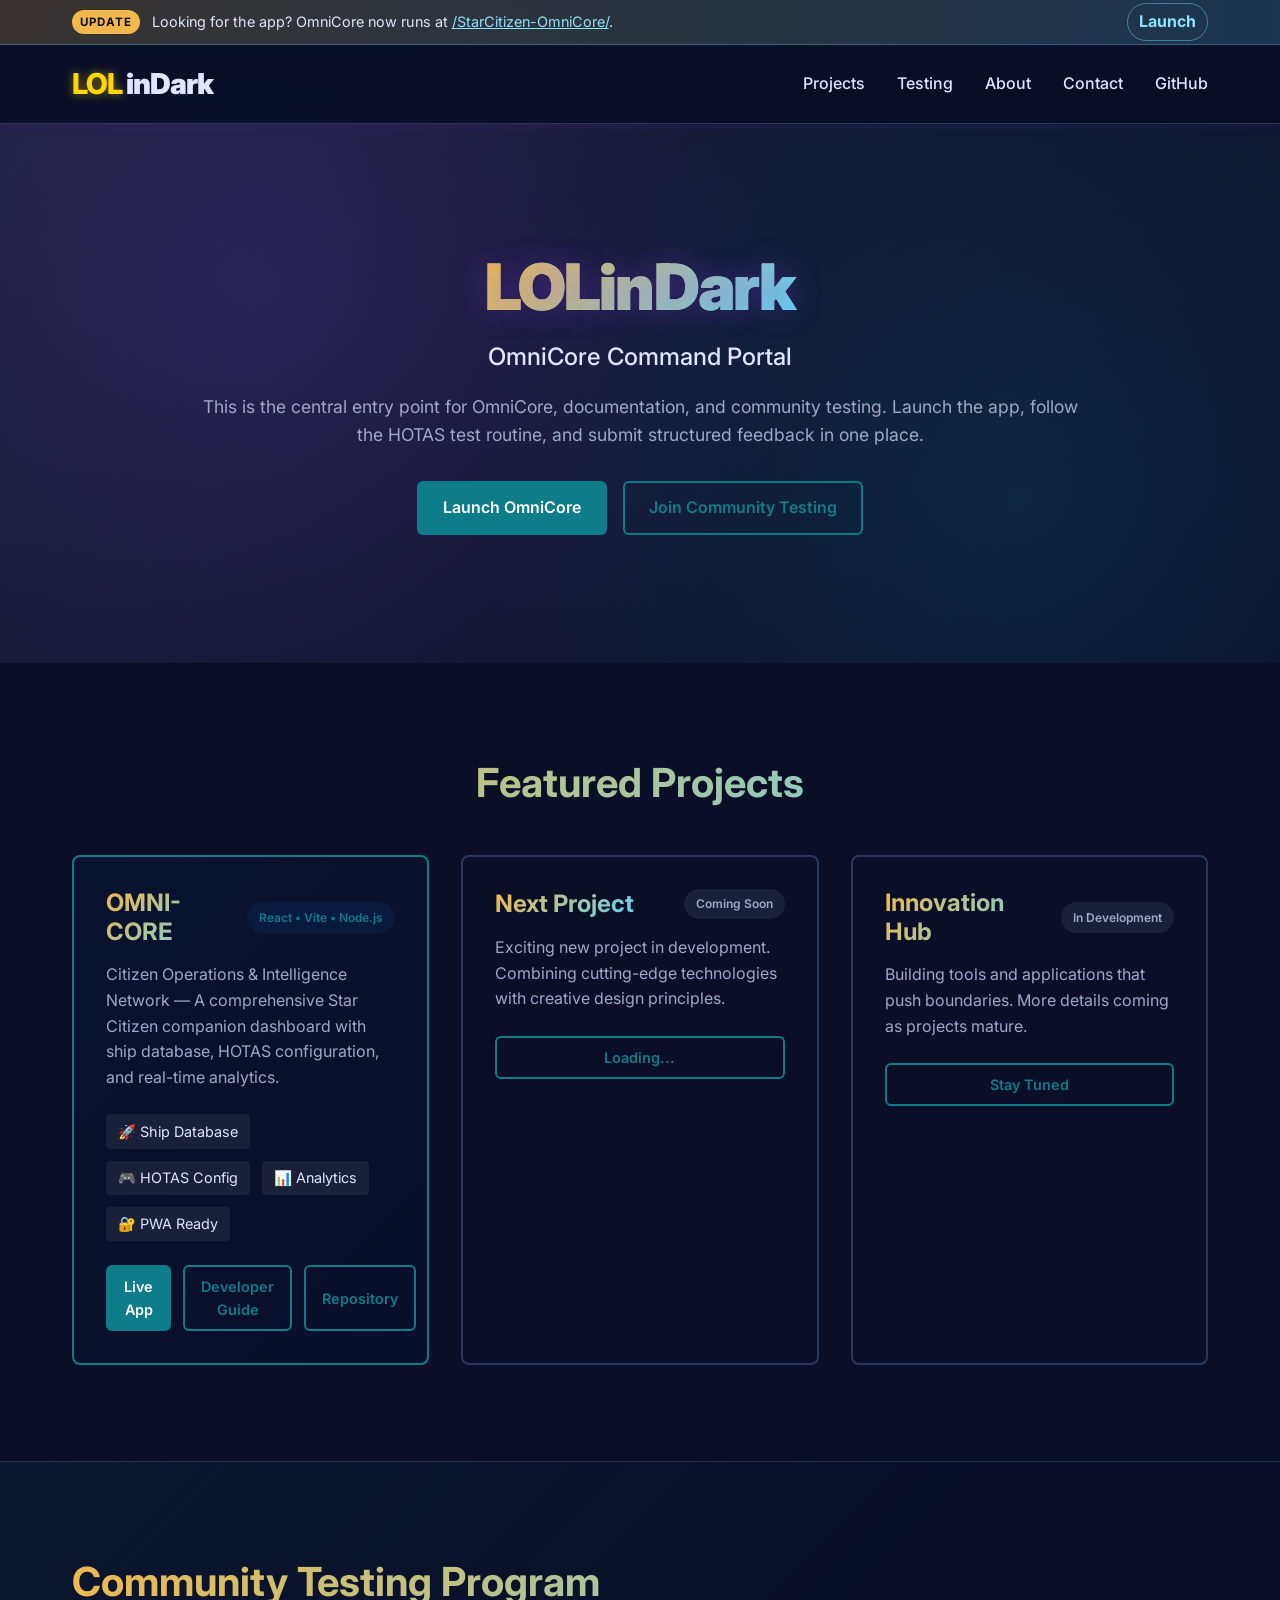
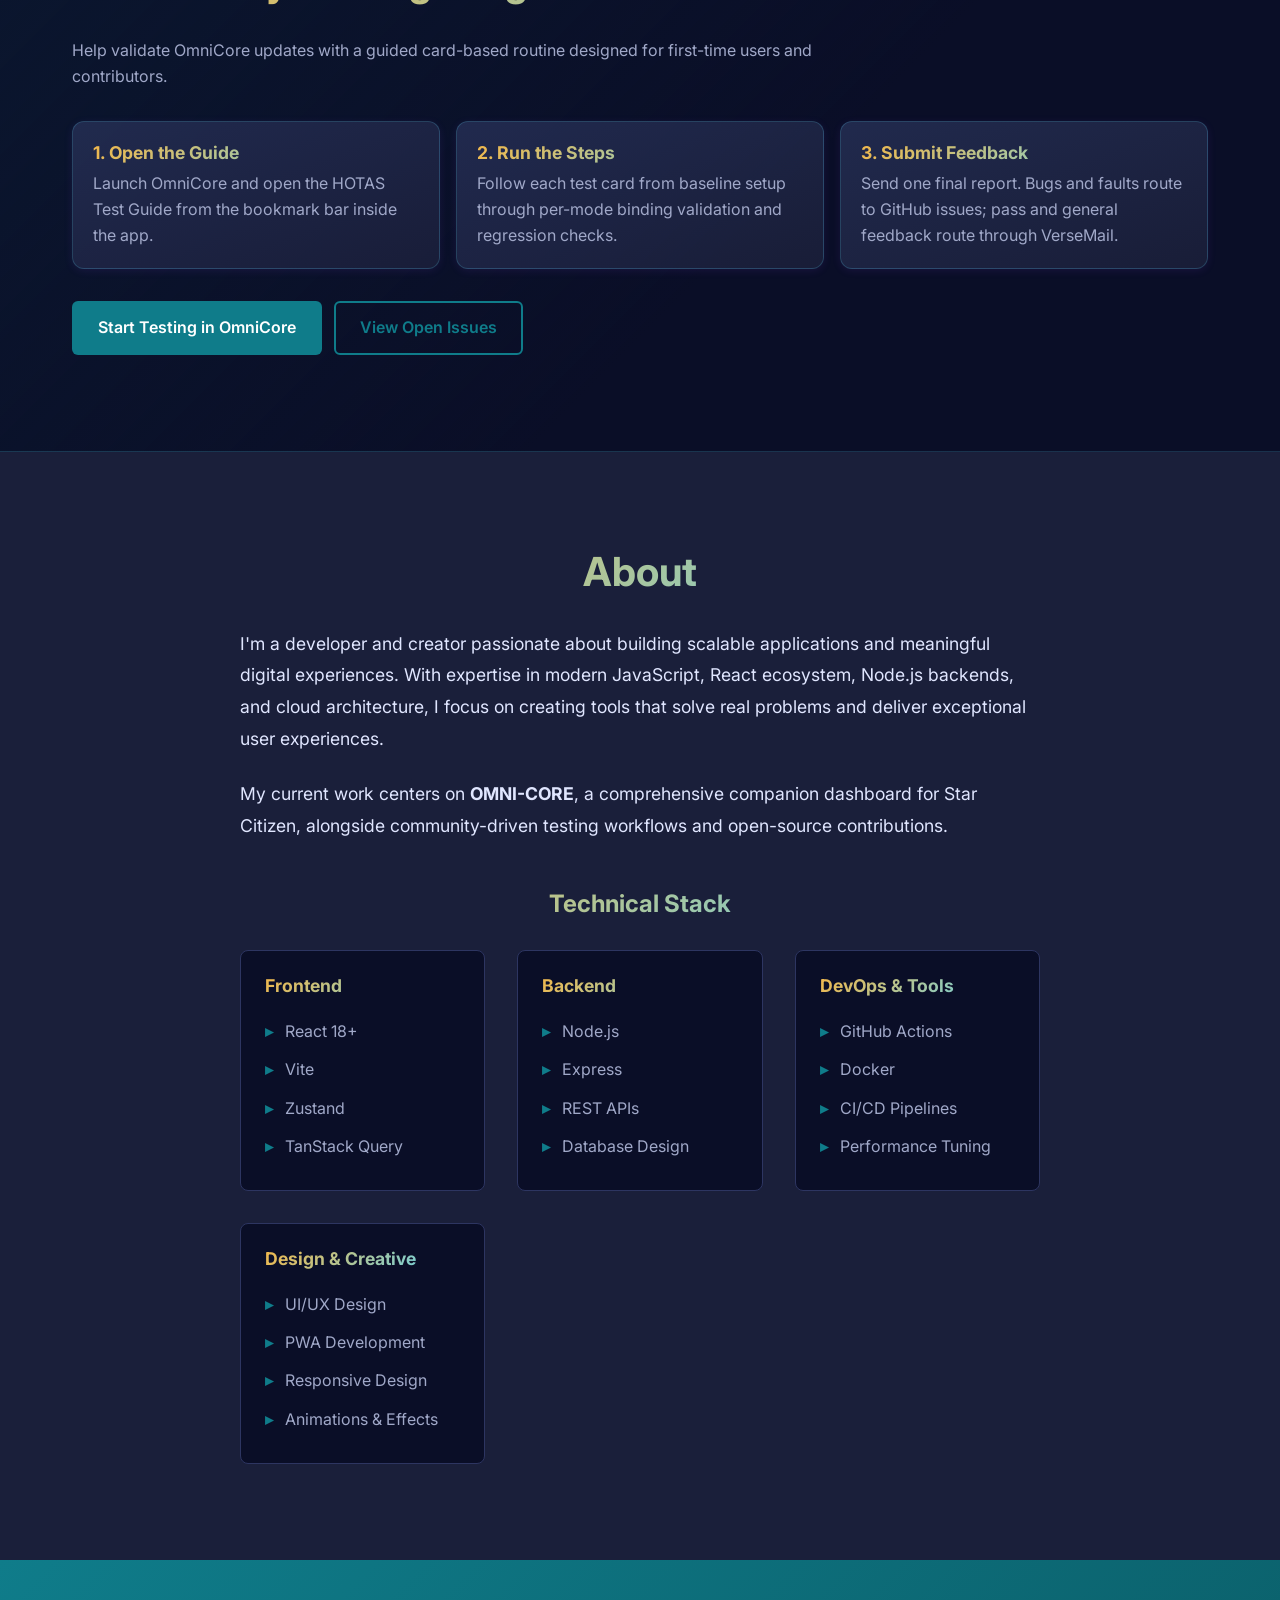
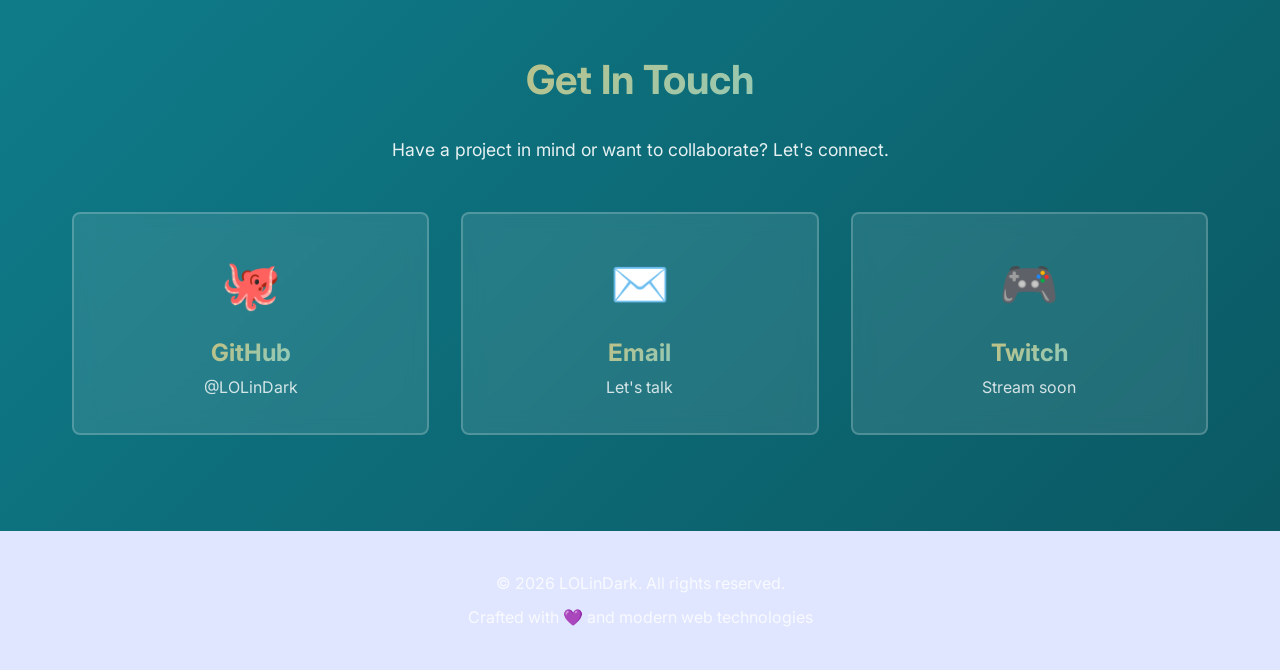
<file: index.html>
<!DOCTYPE html>
<html lang="en">
<head>
    <meta charset="UTF-8">
    <meta name="viewport" content="width=device-width, initial-scale=1.0">
    <title>LOLinDark - OmniCore Portal</title>
    <link rel="stylesheet" href="styles.css">
    <link rel="preconnect" href="https://fonts.googleapis.com">
    <link rel="preconnect" href="https://fonts.gstatic.com" crossorigin>
    <link href="https://fonts.googleapis.com/css2?family=Inter:wght@300;400;500;600;700;800&family=JetBrains+Mono:wght@400;500;600&display=swap" rel="stylesheet">
</head>
<body>
    <div class="announcement-ribbon">
        <div class="container ribbon-content">
            <span class="ribbon-label">Update</span>
            <p>Looking for the app? OmniCore now runs at <a href="https://lolindark.github.io/StarCitizen-OmniCore/">/StarCitizen-OmniCore/</a>.</p>
            <a class="ribbon-cta" href="https://lolindark.github.io/StarCitizen-OmniCore/">Launch</a>
        </div>
    </div>

    <!-- Navigation -->
    <nav class="navbar">
        <div class="container">
            <div class="nav-content">
                <a href="/" class="logo">
                    <span class="logo-lol">LOL</span><span class="logo-dark">inDark</span>
                </a>
                <ul class="nav-links">
                    <li><a href="#projects">Projects</a></li>
                    <li><a href="#testing">Testing</a></li>
                    <li><a href="#about">About</a></li>
                    <li><a href="#contact">Contact</a></li>
                    <li><a href="https://github.com/LOLinDark" target="_blank" class="nav-github">GitHub</a></li>
                </ul>
            </div>
        </div>
    </nav>

    <!-- Hero Section -->
    <section class="hero">
        <div class="hero-lights"></div>
        <div class="container">
            <div class="hero-content">
                <h1 class="hero-title">
                    <span class="title-dark">LOLinDark</span>
                </h1>
                <p class="tagline">OmniCore Command Portal</p>
                <p class="description">This is the central entry point for OmniCore, documentation, and community testing. Launch the app, follow the HOTAS test routine, and submit structured feedback in one place.</p>
                <div class="hero-buttons">
                    <a href="https://lolindark.github.io/StarCitizen-OmniCore/" class="btn btn-primary">
                        <span class="btn-glow"></span>
                        Launch OmniCore
                    </a>
                    <a href="#testing" class="btn btn-secondary">Join Community Testing</a>
                </div>
            </div>
        </div>
    </section>

    <!-- Projects Section -->
    <section id="projects" class="projects">
        <div class="container">
            <h2>Featured Projects</h2>
            
            <div class="projects-grid">
                <!-- OmniCore Card -->
                <div class="project-card featured">
                    <div class="card-glow"></div>
                    <div class="project-header">
                        <h3>OMNI-CORE</h3>
                        <span class="badge badge-primary">React • Vite • Node.js</span>
                    </div>
                    <p class="project-description">
                        Citizen Operations & Intelligence Network — A comprehensive Star Citizen companion dashboard with ship database, HOTAS configuration, and real-time analytics.
                    </p>
                    <div class="project-features">
                        <span class="feature">🚀 Ship Database</span>
                        <span class="feature">🎮 HOTAS Config</span>
                        <span class="feature">📊 Analytics</span>
                        <span class="feature">🔐 PWA Ready</span>
                    </div>
                    <div class="project-links">
                        <a href="https://lolindark.github.io/StarCitizen-OmniCore/" class="btn btn-small btn-primary">Live App</a>
                        <a href="https://lolindark.github.io/StarCitizen-OmniCore/developer-guide/" class="btn btn-small btn-secondary">Developer Guide</a>
                        <a href="https://github.com/LOLinDark/StarCitizen-OmniCore" class="btn btn-small btn-secondary">Repository</a>
                    </div>
                </div>

                <!-- Placeholder Projects -->
                <div class="project-card">
                    <div class="card-glow"></div>
                    <div class="project-header">
                        <h3>Next Project</h3>
                        <span class="badge badge-secondary">Coming Soon</span>
                    </div>
                    <p class="project-description">
                        Exciting new project in development. Combining cutting-edge technologies with creative design principles.
                    </p>
                    <div class="project-links">
                        <a href="#" class="btn btn-small btn-secondary disabled">Loading...</a>
                    </div>
                </div>

                <div class="project-card">
                    <div class="card-glow"></div>
                    <div class="project-header">
                        <h3>Innovation Hub</h3>
                        <span class="badge badge-secondary">In Development</span>
                    </div>
                    <p class="project-description">
                        Building tools and applications that push boundaries. More details coming as projects mature.
                    </p>
                    <div class="project-links">
                        <a href="#" class="btn btn-small btn-secondary disabled">Stay Tuned</a>
                    </div>
                </div>
            </div>
        </div>
    </section>

    <!-- Community Testing Section -->
    <section id="testing" class="testing">
        <div class="container">
            <h2>Community Testing Program</h2>
            <p class="testing-intro">Help validate OmniCore updates with a guided card-based routine designed for first-time users and contributors.</p>

            <div class="testing-grid">
                <div class="test-card">
                    <h3>1. Open the Guide</h3>
                    <p>Launch OmniCore and open the HOTAS Test Guide from the bookmark bar inside the app.</p>
                </div>
                <div class="test-card">
                    <h3>2. Run the Steps</h3>
                    <p>Follow each test card from baseline setup through per-mode binding validation and regression checks.</p>
                </div>
                <div class="test-card">
                    <h3>3. Submit Feedback</h3>
                    <p>Send one final report. Bugs and faults route to GitHub issues; pass and general feedback route through VerseMail.</p>
                </div>
            </div>

            <div class="testing-cta">
                <a href="https://lolindark.github.io/StarCitizen-OmniCore/" class="btn btn-primary">Start Testing in OmniCore</a>
                <a href="https://github.com/LOLinDark/StarCitizen-OmniCore/issues" class="btn btn-secondary" target="_blank" rel="noopener noreferrer">View Open Issues</a>
            </div>
        </div>
    </section>

    <!-- About Section -->
    <section id="about" class="about">
        <div class="container">
            <div class="about-content">
                <h2>About</h2>
                <p>
                    I'm a developer and creator passionate about building scalable applications and meaningful digital experiences. 
                    With expertise in modern JavaScript, React ecosystem, Node.js backends, and cloud architecture, I focus on 
                    creating tools that solve real problems and deliver exceptional user experiences.
                </p>
                <p>
                    My current work centers on <strong>OMNI-CORE</strong>, a comprehensive companion dashboard for Star Citizen, 
                    alongside community-driven testing workflows and open-source contributions.
                </p>
                
                <div class="skills-section">
                    <h3>Technical Stack</h3>
                    <div class="skills-grid">
                        <div class="skill-group">
                            <h4>Frontend</h4>
                            <ul>
                                <li>React 18+</li>
                                <li>Vite</li>
                                <li>Zustand</li>
                                <li>TanStack Query</li>
                            </ul>
                        </div>
                        <div class="skill-group">
                            <h4>Backend</h4>
                            <ul>
                                <li>Node.js</li>
                                <li>Express</li>
                                <li>REST APIs</li>
                                <li>Database Design</li>
                            </ul>
                        </div>
                        <div class="skill-group">
                            <h4>DevOps & Tools</h4>
                            <ul>
                                <li>GitHub Actions</li>
                                <li>Docker</li>
                                <li>CI/CD Pipelines</li>
                                <li>Performance Tuning</li>
                            </ul>
                        </div>
                        <div class="skill-group">
                            <h4>Design & Creative</h4>
                            <ul>
                                <li>UI/UX Design</li>
                                <li>PWA Development</li>
                                <li>Responsive Design</li>
                                <li>Animations & Effects</li>
                            </ul>
                        </div>
                    </div>
                </div>
            </div>
        </div>
    </section>

    <!-- Contact Section -->
    <section id="contact" class="contact">
        <div class="container">
            <h2>Get In Touch</h2>
            <p class="contact-intro">Have a project in mind or want to collaborate? Let's connect.</p>
            
            <div class="contact-links">
                <a href="https://github.com/LOLinDark" target="_blank" class="contact-card">
                    <div class="contact-icon">🐙</div>
                    <h3>GitHub</h3>
                    <p>@LOLinDark</p>
                </a>
                <a href="mailto:contact@lolindark.dev" class="contact-card">
                    <div class="contact-icon">✉️</div>
                    <h3>Email</h3>
                    <p>Let's talk</p>
                </a>
                <a href="https://twitter.com" target="_blank" class="contact-card">
                    <div class="contact-icon">🎮</div>
                    <h3>Twitch</h3>
                    <p>Stream soon</p>
                </a>
            </div>
        </div>
    </section>

    <!-- Footer -->
    <footer class="footer">
        <div class="container">
            <p>&copy; 2026 LOLinDark. All rights reserved.</p>
            <p class="footer-note">Crafted with <span class="heart">💜</span> and modern web technologies</p>
        </div>
    </footer>

    <script src="script.js"></script>
</body>
</html>
</file>
<file: styles.css>
:root {
    /* OmniCore portal palette */
    --primary: #0f7c8a;
    --primary-dark: #0a5963;
    --primary-light: #2ba8b8;
    --secondary: #f2b84b;
    --accent: #5ed3f3;
    --success: #00FF41;
    
    /* Dark mode */
    --background: #0a0e27;
    --surface: #1a1f3a;
    --surface-hover: #232d52;
    --text: #e0e6ff;
    --text-muted: #a0a8c8;
    --border: #2d3561;
    
    /* Shadows & Effects */
    --shadow-sm: 0 2px 8px rgba(145, 70, 255, 0.1);
    --shadow-md: 0 8px 24px rgba(145, 70, 255, 0.15);
    --shadow-lg: 0 20px 48px rgba(145, 70, 255, 0.2);
    --glow-purple: 0 0 20px rgba(145, 70, 255, 0.4);
    --glow-cyan: 0 0 20px rgba(0, 212, 255, 0.3);
    
    --transition: all 0.3s cubic-bezier(0.4, 0, 0.2, 1);
}

* {
    margin: 0;
    padding: 0;
    box-sizing: border-box;
}

html {
    scroll-behavior: smooth;
}

body {
    font-family: 'Inter', -apple-system, BlinkMacSystemFont, 'Segoe UI', sans-serif;
    color: var(--text);
    background-color: var(--background);
    background-image: 
        radial-gradient(circle at 20% 50%, rgba(15, 124, 138, 0.16) 0%, transparent 50%),
        radial-gradient(circle at 80% 80%, rgba(242, 184, 75, 0.08) 0%, transparent 50%);
    background-attachment: fixed;
    line-height: 1.6;
}

/* Typography */
h1, h2, h3, h4, h5, h6 {
    font-weight: 700;
    line-height: 1.2;
    margin-bottom: 1rem;
    background: linear-gradient(135deg, #f2b84b 0%, #5ed3f3 100%);
    -webkit-background-clip: text;
    -webkit-text-fill-color: transparent;
    background-clip: text;
}

h1 {
    font-size: 3.5rem;
    font-weight: 800;
    letter-spacing: -0.02em;
}

h2 {
    font-size: 2.5rem;
    margin-bottom: 2rem;
}

h3 {
    font-size: 1.5rem;
}

h4 {
    font-size: 1.1rem;
}

p {
    margin-bottom: 1rem;
    color: var(--text);
}

code, pre {
    font-family: 'JetBrains Mono', monospace;
    background-color: rgba(145, 70, 255, 0.1);
    padding: 0.25rem 0.5rem;
    border-radius: 4px;
    color: var(--secondary);
}

/* Container */
.container {
    max-width: 1200px;
    margin: 0 auto;
    padding: 0 2rem;
}

/* Announcement Ribbon */
.announcement-ribbon {
    background: linear-gradient(90deg, rgba(242, 184, 75, 0.2), rgba(94, 211, 243, 0.2));
    border-bottom: 1px solid rgba(94, 211, 243, 0.3);
}

.ribbon-content {
    display: flex;
    align-items: center;
    gap: 0.75rem;
    min-height: 44px;
    flex-wrap: wrap;
}

.ribbon-label {
    display: inline-flex;
    align-items: center;
    justify-content: center;
    padding: 0.15rem 0.5rem;
    border-radius: 999px;
    font-size: 0.72rem;
    text-transform: uppercase;
    letter-spacing: 0.08em;
    font-weight: 700;
    color: #0a0e27;
    background: #f2b84b;
}

.ribbon-content p {
    margin: 0;
    font-size: 0.9rem;
    color: var(--text);
}

.ribbon-content a {
    color: #8de3ff;
}

.ribbon-cta {
    margin-left: auto;
    text-decoration: none;
    font-weight: 700;
    padding: 0.35rem 0.7rem;
    border-radius: 999px;
    border: 1px solid rgba(94, 211, 243, 0.5);
    color: #8de3ff;
    transition: var(--transition);
}

.ribbon-cta:hover {
    background: rgba(94, 211, 243, 0.18);
}

/* Navbar */
.navbar {
    position: sticky;
    top: 0;
    background: rgba(10, 14, 39, 0.8);
    backdrop-filter: blur(10px);
    border-bottom: 1px solid var(--border);
    z-index: 1000;
    box-shadow: var(--shadow-sm);
}

.nav-content {
    display: flex;
    justify-content: space-between;
    align-items: center;
    padding: 1rem 0;
}

.logo {
    font-size: 1.8rem;
    font-weight: 800;
    text-decoration: none;
    letter-spacing: -0.03em;
    display: flex;
    align-items: baseline;
    gap: 0.2rem;
}

.logo-lol {
    color: #FFD700;
    text-shadow: 0 0 10px rgba(255, 215, 0, 0.5);
}

.logo-dark {
    color: var(--text);
    font-weight: 900;
}

.nav-links {
    display: flex;
    list-style: none;
    gap: 2rem;
    align-items: center;
}

.nav-links a {
    color: var(--text);
    text-decoration: none;
    font-weight: 500;
    transition: var(--transition);
}

.nav-links a:hover {
    color: var(--primary);
}

/* Buttons */
.btn {
    display: inline-flex;
    align-items: center;
    justify-content: center;
    padding: 0.75rem 1.5rem;
    border: 2px solid transparent;
    border-radius: 6px;
    font-weight: 600;
    text-decoration: none;
    cursor: pointer;
    transition: var(--transition);
    font-size: 1rem;
}

.btn:hover {
    transform: translateY(-2px);
    box-shadow: var(--shadow-md);
}

.btn-primary {
    background-color: var(--primary);
    color: white;
}

.btn-primary:hover {
    background-color: var(--primary-dark);
}

.btn-secondary {
    border: 2px solid var(--primary);
    color: var(--primary);
    background-color: transparent;
}

.btn-secondary:hover {
    background-color: var(--surface);
}

.btn-small {
    padding: 0.5rem 1rem;
    font-size: 0.9rem;
}

.btn.disabled {
    opacity: 0.5;
    cursor: not-allowed;
    pointer-events: none;
}

/* Hero Section */
.hero {
    position: relative;
    padding: 8rem 0;
    background: linear-gradient(135deg, var(--surface) 0%, var(--background) 100%);
    text-align: center;
    overflow: hidden;
}

.hero-lights {
    position: absolute;
    top: 0;
    left: 0;
    right: 0;
    bottom: 0;
    background: 
        radial-gradient(circle at 20% 30%, rgba(145, 70, 255, 0.15) 0%, transparent 50%),
        radial-gradient(circle at 80% 70%, rgba(0, 212, 255, 0.1) 0%, transparent 50%);
    pointer-events: none;
}

.hero-content {
    position: relative;
    z-index: 1;
    max-width: 900px;
    margin: 0 auto;
}

.hero-title {
    margin-bottom: 1rem;
    font-size: 4rem;
    font-weight: 900;
    letter-spacing: -0.03em;
    line-height: 1.1;
}

.title-lol {
    color: #FFD700;
    text-shadow: 0 0 30px rgba(255, 215, 0, 0.6), 0 0 60px rgba(255, 215, 0, 0.3);
    animation: glow-yellow 3s ease-in-out infinite;
}

.title-dark {
    background: linear-gradient(135deg, #f2b84b 0%, #5ed3f3 100%);
    -webkit-background-clip: text;
    -webkit-text-fill-color: transparent;
    background-clip: text;
    text-shadow: 0 0 30px rgba(145, 70, 255, 0.3);
}

/* Community Testing Section */
.testing {
    padding: 6rem 0;
    background: linear-gradient(135deg, rgba(15, 124, 138, 0.08) 0%, rgba(10, 14, 39, 1) 60%);
    border-top: 1px solid rgba(94, 211, 243, 0.18);
    border-bottom: 1px solid rgba(94, 211, 243, 0.18);
}

.testing-intro {
    max-width: 760px;
    color: var(--text-muted);
    margin-bottom: 2rem;
}

.testing-grid {
    display: grid;
    grid-template-columns: repeat(auto-fit, minmax(250px, 1fr));
    gap: 1rem;
    margin-bottom: 2rem;
}

.test-card {
    background: linear-gradient(160deg, rgba(35, 45, 82, 0.9), rgba(26, 31, 58, 0.9));
    border: 1px solid rgba(94, 211, 243, 0.2);
    border-radius: 12px;
    padding: 1.25rem;
    box-shadow: var(--shadow-sm);
}

.test-card h3 {
    font-size: 1.1rem;
    margin-bottom: 0.5rem;
}

.test-card p {
    color: var(--text-muted);
    margin-bottom: 0;
}

.testing-cta {
    display: flex;
    flex-wrap: wrap;
    gap: 0.75rem;
}

@keyframes glow-yellow {
    0%, 100% {
        text-shadow: 0 0 20px rgba(255, 215, 0, 0.5), 0 0 40px rgba(255, 215, 0, 0.2);
    }
    50% {
        text-shadow: 0 0 30px rgba(255, 215, 0, 0.8), 0 0 60px rgba(255, 215, 0, 0.4);
    }
}

.hero .tagline {
    font-size: 1.5rem;
    font-weight: 500;
    color: var(--text);
    margin-bottom: 1rem;
    animation: fadeInUp 0.8s ease-out 0.2s both;
}

.hero .description {
    font-size: 1.1rem;
    color: var(--text-muted);
    margin-bottom: 2rem;
    animation: fadeInUp 0.8s ease-out 0.4s both;
}

.hero-buttons {
    display: flex;
    gap: 1rem;
    justify-content: center;
    flex-wrap: wrap;
    animation: fadeInUp 0.8s ease-out 0.6s both;
}

.btn-glow {
    position: absolute;
    top: 0;
    left: 0;
    right: 0;
    bottom: 0;
    background: radial-gradient(circle, rgba(255, 255, 255, 0.3) 0%, transparent 70%);
    border-radius: 6px;
    opacity: 0;
    transition: opacity 0.3s ease;
}

.btn-primary:hover .btn-glow {
    opacity: 1;
}

@keyframes fadeInUp {
    from {
        opacity: 0;
        transform: translateY(30px);
    }
    to {
        opacity: 1;
        transform: translateY(0);
    }
}

/* Projects Section */
.projects {
    padding: 6rem 0;
    background-color: var(--background);
}

.projects h2 {
    text-align: center;
    margin-bottom: 3rem;
}

.projects-grid {
    display: grid;
    grid-template-columns: repeat(auto-fit, minmax(350px, 1fr));
    gap: 2rem;
}

.project-card {
    background: var(--background);
    border: 2px solid var(--border);
    border-radius: 8px;
    padding: 2rem;
    transition: var(--transition);
    position: relative;
    overflow: hidden;
}

.card-glow {
    position: absolute;
    top: -50%;
    right: -50%;
    width: 200%;
    height: 200%;
    background: radial-gradient(circle, rgba(145, 70, 255, 0.2) 0%, transparent 70%);
    opacity: 0;
    transition: opacity 0.3s ease;
}

.project-card:hover .card-glow {
    opacity: 1;
}

.project-card:hover {
    border-color: var(--primary);
    box-shadow: var(--shadow-lg), var(--glow-purple);
    transform: translateY(-5px);
}

.project-card.featured {
    border-color: var(--primary);
    background: linear-gradient(135deg, rgba(0, 102, 204, 0.05) 0%, rgba(0, 102, 204, 0.02) 100%);
}

.project-header {
    display: flex;
    justify-content: space-between;
    align-items: center;
    margin-bottom: 1rem;
    gap: 1rem;
}

.project-header h3 {
    margin: 0;
}

.badge {
    display: inline-block;
    padding: 0.35rem 0.75rem;
    border-radius: 20px;
    font-size: 0.75rem;
    font-weight: 600;
    white-space: nowrap;
    background-color: var(--surface);
    color: var(--text-muted);
}

.badge-primary {
    background-color: rgba(0, 102, 204, 0.1);
    color: var(--primary);
}

.project-description {
    color: var(--text-muted);
    margin-bottom: 1.5rem;
    line-height: 1.6;
}

.project-features {
    display: flex;
    flex-wrap: wrap;
    gap: 0.75rem;
    margin-bottom: 1.5rem;
}

.feature {
    display: inline-block;
    padding: 0.35rem 0.75rem;
    background-color: var(--surface);
    border-radius: 4px;
    font-size: 0.9rem;
}

.project-links {
    display: flex;
    gap: 0.75rem;
}

.btn-small {
    flex: 1;
    text-align: center;
}

/* About Section */
.about {
    padding: 6rem 0;
    background-color: var(--surface);
}

.about-content {
    max-width: 800px;
    margin: 0 auto;
}

.about h2 {
    text-align: center;
}

.about p {
    font-size: 1.1rem;
    line-height: 1.8;
    margin-bottom: 1.5rem;
    color: var(--text);
}

.skills-section {
    margin-top: 3rem;
}

.skills-section h3 {
    margin-bottom: 2rem;
    text-align: center;
}

.skills-grid {
    display: grid;
    grid-template-columns: repeat(auto-fit, minmax(200px, 1fr));
    gap: 2rem;
}

.skill-group {
    background: var(--background);
    padding: 1.5rem;
    border-radius: 8px;
    border: 1px solid var(--border);
}

.skill-group h4 {
    color: var(--primary);
    margin-bottom: 1rem;
}

.skill-group ul {
    list-style: none;
}

.skill-group li {
    padding: 0.4rem 0;
    color: var(--text-muted);
}

.skill-group li::before {
    content: "▸ ";
    color: var(--primary);
    font-weight: bold;
    margin-right: 0.5rem;
}

/* Contact Section */
.contact {
    padding: 6rem 0;
    background: linear-gradient(135deg, var(--primary) 0%, var(--primary-dark) 100%);
    color: white;
    text-align: center;
}

.contact h2 {
    color: white;
}

.contact-intro {
    font-size: 1.1rem;
    margin-bottom: 3rem;
    color: rgba(255, 255, 255, 0.9);
}

.contact-links {
    display: grid;
    grid-template-columns: repeat(auto-fit, minmax(250px, 1fr));
    gap: 2rem;
    margin-top: 2rem;
}

.contact-card {
    background: rgba(255, 255, 255, 0.1);
    border: 2px solid rgba(255, 255, 255, 0.2);
    border-radius: 8px;
    padding: 2rem;
    text-decoration: none;
    color: white;
    transition: var(--transition);
    backdrop-filter: blur(10px);
}

.contact-card:hover {
    background: rgba(255, 255, 255, 0.15);
    border-color: rgba(255, 255, 255, 0.4);
    transform: translateY(-5px);
}

.contact-icon {
    font-size: 3rem;
    margin-bottom: 1rem;
}

.contact-card h3 {
    margin-bottom: 0.5rem;
}

.contact-card p {
    color: rgba(255, 255, 255, 0.8);
    margin: 0;
}

/* Footer */
.footer {
    background-color: var(--text);
    color: white;
    text-align: center;
    padding: 2rem 0;
}

.footer p {
    margin: 0.5rem 0;
    color: rgba(255, 255, 255, 0.8);
}

.heart {
    color: #ff6b6b;
    animation: heartbeat 0.6s infinite;
}

@keyframes heartbeat {
    0%, 100% {
        transform: scale(1);
    }
    50% {
        transform: scale(1.2);
    }
}

/* Responsive Design */
@media (max-width: 768px) {
    .container {
        padding: 0 1rem;
    }

    h1 {
        font-size: 2.5rem;
    }

    h2 {
        font-size: 1.8rem;
    }

    .nav-links {
        gap: 1rem;
        font-size: 0.9rem;
    }

    .hero {
        padding: 3rem 0;
    }

    .hero-buttons {
        flex-direction: column;
    }

    .hero-buttons .btn {
        width: 100%;
    }

    .projects-grid {
        grid-template-columns: 1fr;
    }

    .project-header {
        flex-direction: column;
        align-items: flex-start;
    }

    .skills-grid {
        grid-template-columns: repeat(2, 1fr);
    }

    .contact-links {
        grid-template-columns: 1fr;
    }

    .projects,
    .about,
    .contact {
        padding: 3rem 0;
    }
}

@media (max-width: 480px) {
    h1 {
        font-size: 1.8rem;
    }

    h2 {
        font-size: 1.4rem;
    }

    .tagline {
        font-size: 1.1rem;
    }

    .nav-links {
        gap: 0.5rem;
        font-size: 0.8rem;
    }

    .btn {
        padding: 0.6rem 1rem;
        font-size: 0.9rem;
    }

    .skills-grid {
        grid-template-columns: 1fr;
    }
}
</file>
